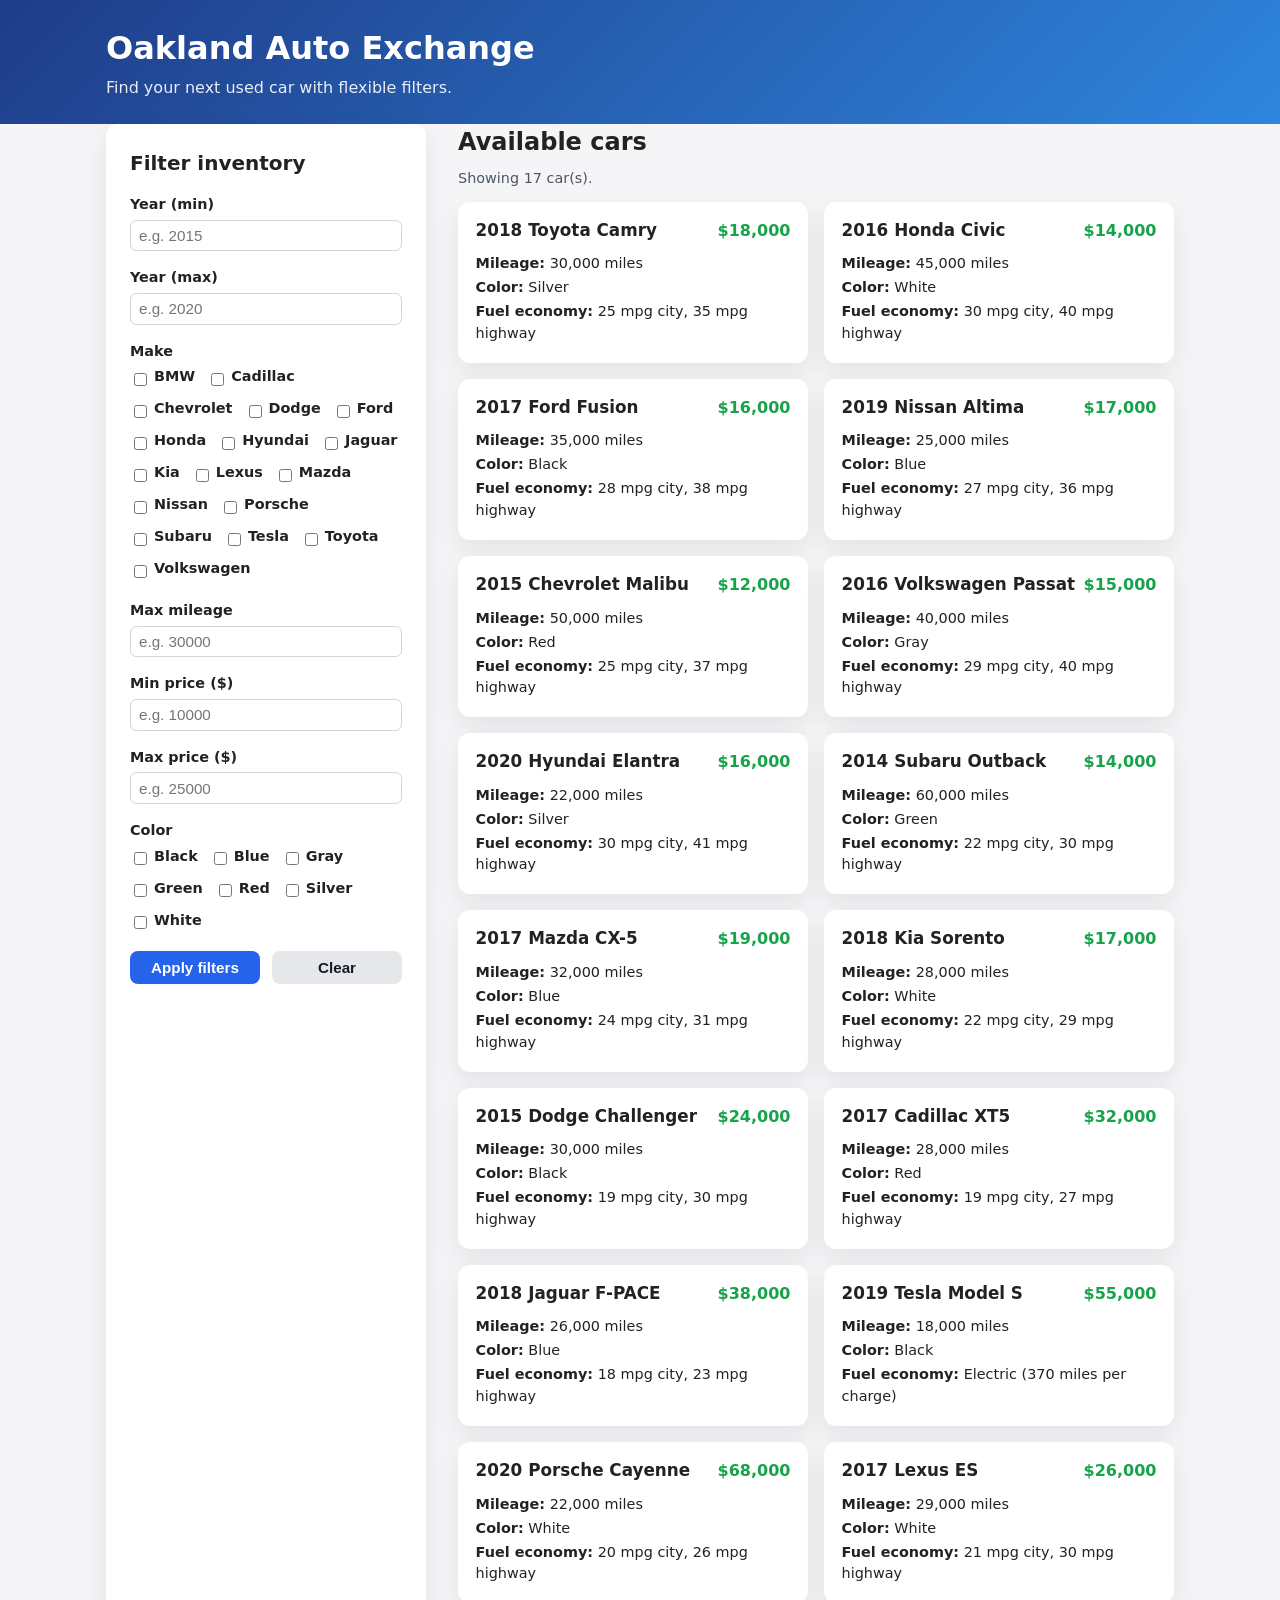
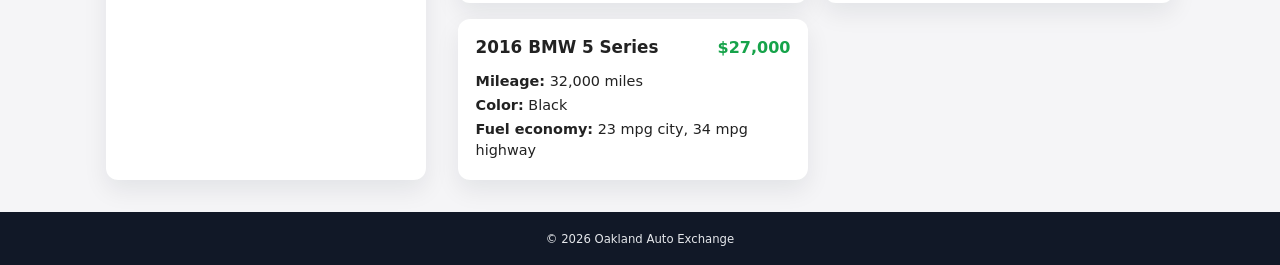
<file: JeremyPutnam_hw5TH_csi3150_w2026/Index.html>
<!DOCTYPE html>
<html lang="en">
<head>
    <meta charset="UTF-8" />
    <title>Used Car Inventory</title>
    <meta name="viewport" content="width=device-width, initial-scale=1" />
    <link rel="stylesheet" href="css/main.css" />
</head>
<body>
    <header class="site-header">
        <div class="container">
            <h1>Oakland Auto Exchange</h1>
            <p>Find your next used car with flexible filters.</p>
        </div>
    </header>

    <main class="container">
        <section class="filters" aria-label="Car filters">
            <h2>Filter inventory</h2>
            <form id="filter-form">
                <div class="filter-group">
                    <label for="min-year">Year (min)</label>
                    <input type="number" id="min-year" name="minYear" placeholder="e.g. 2015" />
                </div>

                <div class="filter-group">
                    <label for="max-year">Year (max)</label>
                    <input type="number" id="max-year" name="maxYear" placeholder="e.g. 2020" />
                </div>

                <div class="filter-group">
                    <span class="filter-label">Make</span>
                    <div class="checkbox-group" id="make-options">
                        <!-- Filled dynamically -->
                    </div>
                </div>

                <div class="filter-group">
                    <label for="max-mileage">Max mileage</label>
                    <input type="number" id="max-mileage" name="maxMileage" placeholder="e.g. 30000" />
                </div>

                <div class="filter-group">
                    <label for="min-price">Min price ($)</label>
                    <input type="number" id="min-price" name="minPrice" placeholder="e.g. 10000" />
                </div>

                <div class="filter-group">
                    <label for="max-price">Max price ($)</label>
                    <input type="number" id="max-price" name="maxPrice" placeholder="e.g. 25000" />
                </div>

                <div class="filter-group">
                    <span class="filter-label">Color</span>
                    <div class="checkbox-group" id="color-options">
                        <!-- Filled dynamically -->
                    </div>
                </div>

                <div class="filter-actions">
                    <button type="submit">Apply filters</button>
                    <button type="button" id="clear-filters">Clear</button>
                </div>
            </form>
        </section>

        <section class="inventory" aria-label="Car listings">
            <h2>Available cars</h2>
            <p id="results-message" class="results-message" aria-live="polite"></p>
            <div id="car-list" class="card-grid">
                <!-- Cards injected here -->
            </div>
        </section>
    </main>

    <footer class="site-footer">
        <div class="container">
            <small>&copy; 2026 Oakland Auto Exchange</small>
        </div>
    </footer>

    <script src="js/usedCars-TH-1.js"></script>
    <script src="js/main.js"></script>
</body>
</html>
</file>
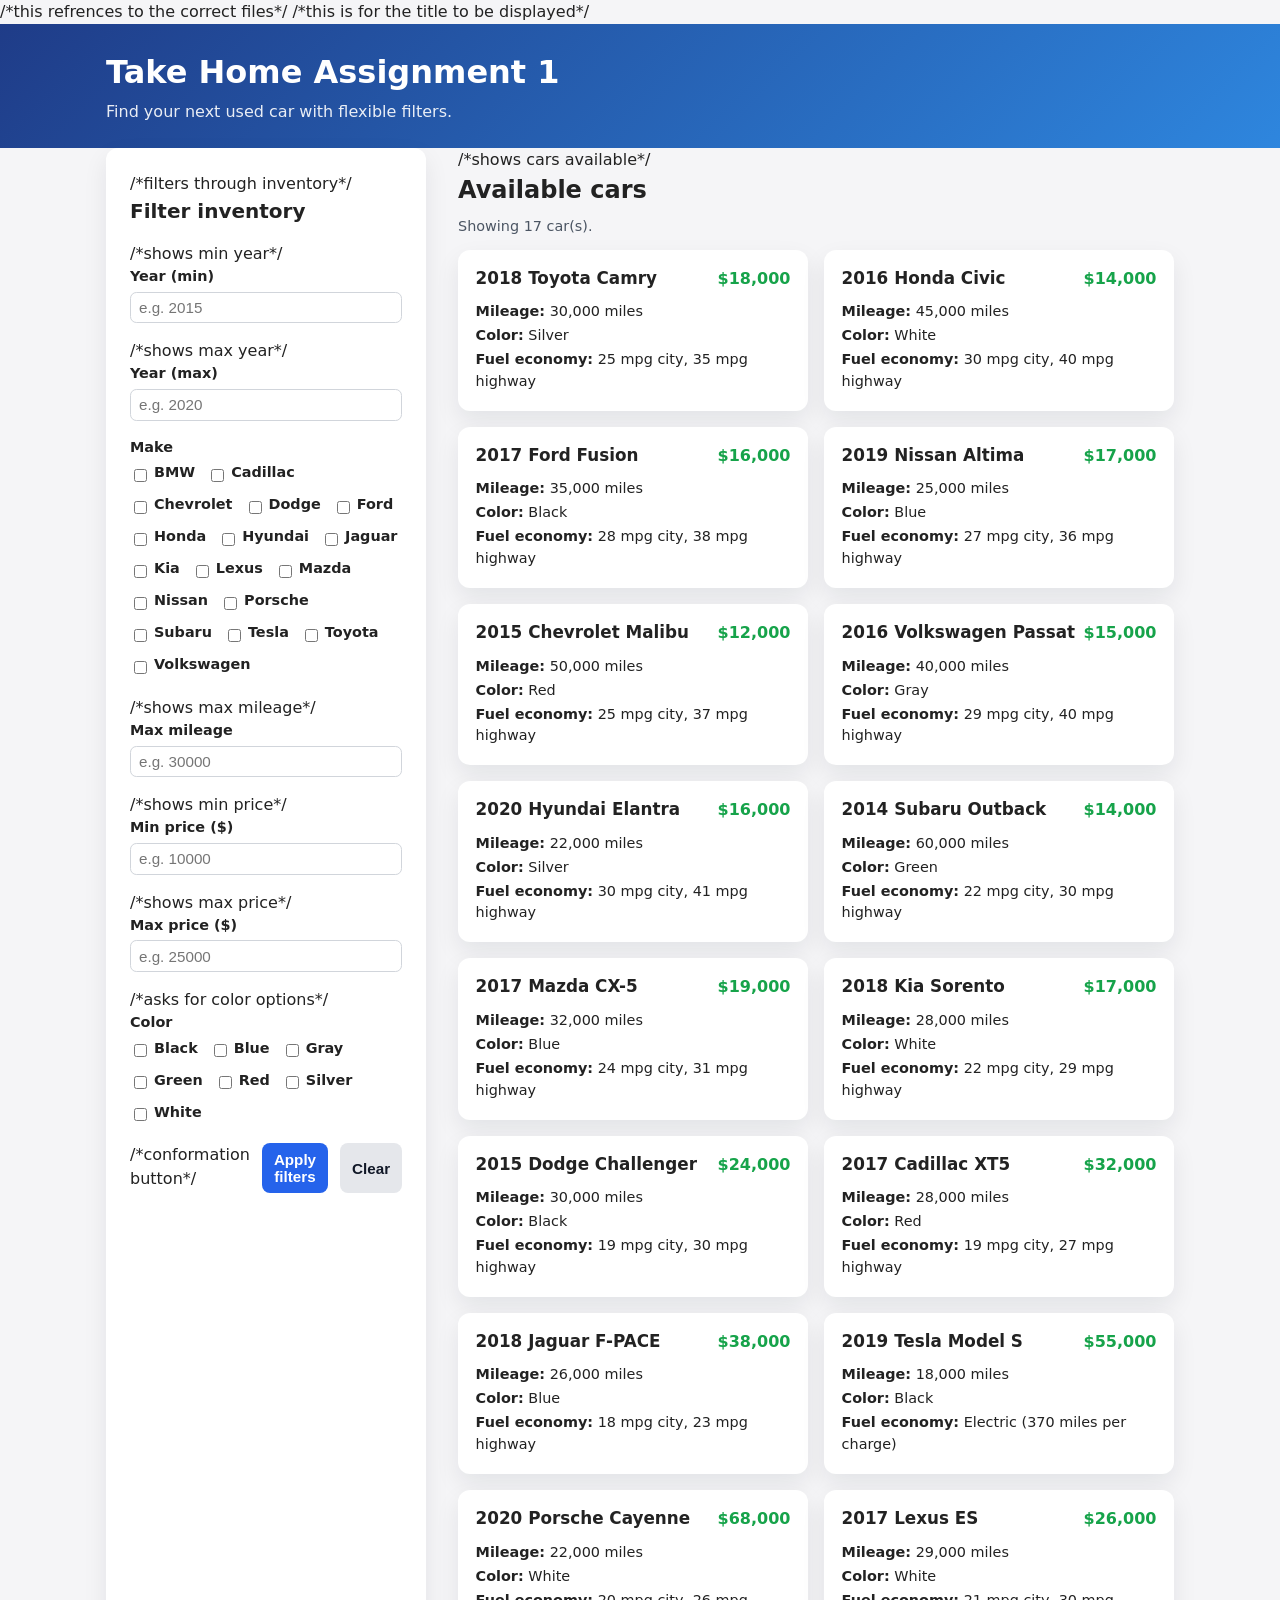
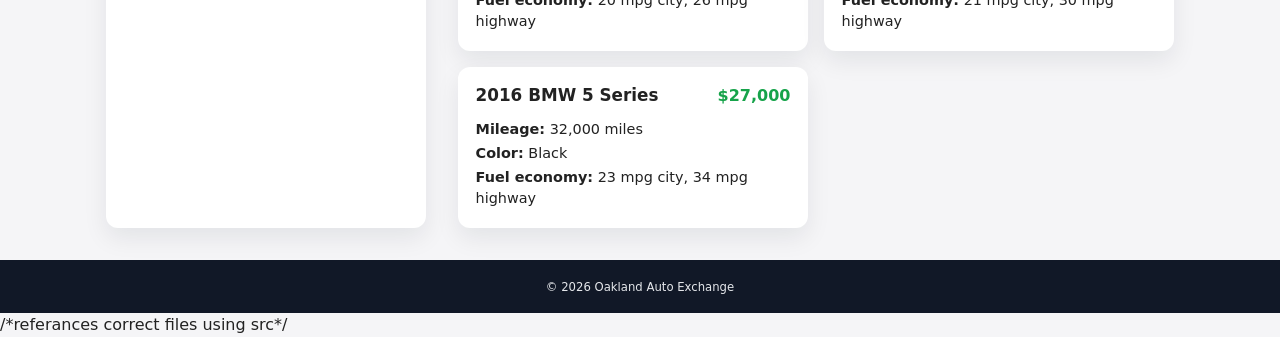
<file: JeremyPutnam_hw5TH_csi3150_w2026/index.html>
<!DOCTYPE html>
<html lang="en">
<head>   
    <meta charset="UTF-8" /> 
    <title>Used Car Inventory</title>
    <meta name="viewport" content="width=device-width, initial-scale=1" />
    /*this refrences to the correct files*/
    <link rel="stylesheet" href="css/main.css">
</head>
<body>
    /*this is for the title to be displayed*/
    <header class="site-header">
        <div class="container">
            <h1>Take Home Assignment 1</h1>
            <p>Find your next used car with flexible filters.</p>
        </div>
    </header>

    <main class="container">
        <section class="filters" aria-label="Car filters">
            /*filters through inventory*/
            <h2>Filter inventory</h2>
            <form id="filter-form">
                <div class="filter-group">
                    /*shows min year*/
                    <label for="min-year">Year (min)</label>
                    <input type="number" id="min-year" name="minYear" placeholder="e.g. 2015" />
                </div>

                <div class="filter-group">
                    /*shows max year*/
                    <label for="max-year">Year (max)</label>
                    <input type="number" id="max-year" name="maxYear" placeholder="e.g. 2020" />
                </div>

                <div class="filter-group">
                    <span class="filter-label">Make</span>
                    <div class="checkbox-group" id="make-options">
                        <!-- Filled dynamically -->
                    </div>
                </div>

                <div class="filter-group">
                    /*shows max mileage*/
                    <label for="max-mileage">Max mileage</label>
                    <input type="number" id="max-mileage" name="maxMileage" placeholder="e.g. 30000" />
                </div>

                <div class="filter-group">
                    /*shows min price*/
                    <label for="min-price">Min price ($)</label>
                    <input type="number" id="min-price" name="minPrice" placeholder="e.g. 10000" />
                </div>

                <div class="filter-group">
                    /*shows max price*/
                    <label for="max-price">Max price ($)</label>
                    <input type="number" id="max-price" name="maxPrice" placeholder="e.g. 25000" />
                </div>

                <div class="filter-group">
                    /*asks for color options*/
                    <span class="filter-label">Color</span>
                    <div class="checkbox-group" id="color-options">
                        <!-- Filled dynamically -->
                    </div>
                </div>

                <div class="filter-actions">
                    /*conformation button*/
                    <button type="submit">Apply filters</button>
                    <button type="button" id="clear-filters">Clear</button>
                </div>
            </form>
        </section>

        <section class="inventory" aria-label="Car listings">
            /*shows cars available*/
            <h2>Available cars</h2>
            <p id="results-message" class="results-message" aria-live="polite"></p>
            <div id="car-list" class="card-grid">
                <!-- Cards injected here -->
            </div>
        </section>
    </main>
    
    <footer class="site-footer">
        <div class="container">
            <small>&copy; 2026 Oakland Auto Exchange</small>
        </div>
    </footer>
   /*referances correct files using src*/
   <script src="js/usedCars-TH-1.js"></script>
   <script src="js/main.js"></script>
</body>
</html>
</file>
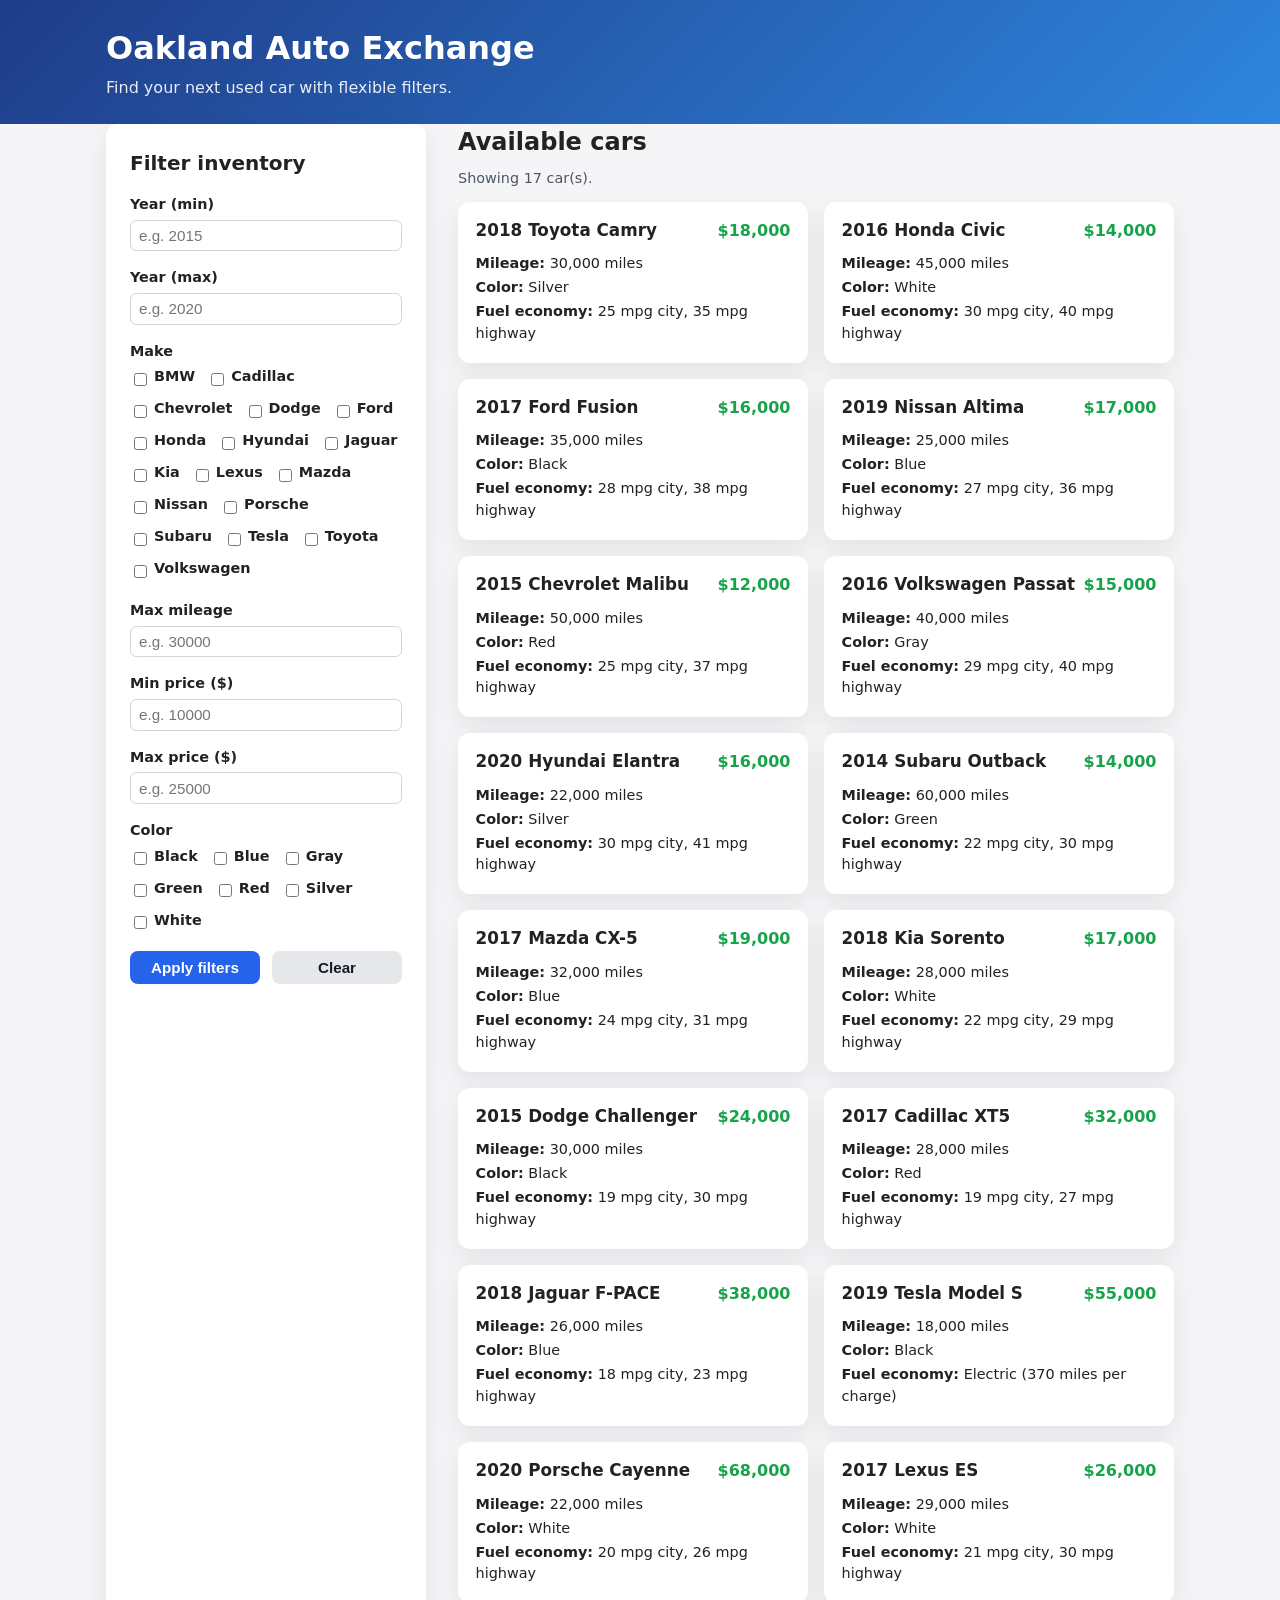
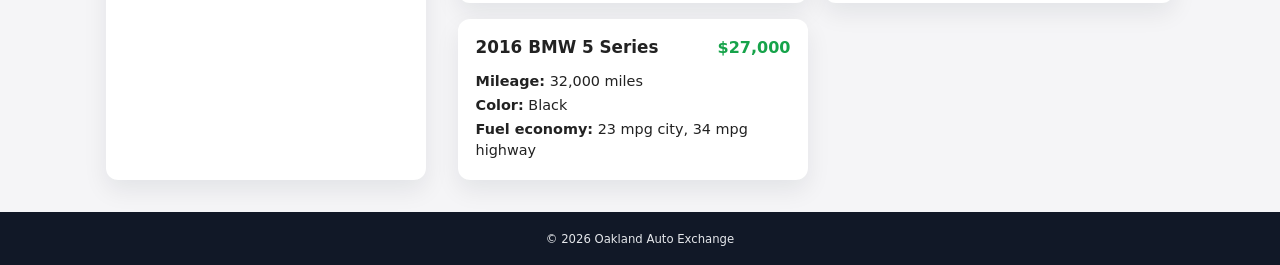
<file: JeremyPutnam_hw5TH_csi3150_w2026/ProjectIndex.html>
<!DOCTYPE html>
<html lang="en">
<head>
    <meta charset="UTF-8" />
    <title>Used Car Inventory</title>
    <meta name="viewport" content="width=device-width, initial-scale=1" />
    <link rel="stylesheet" href="css/main.css" />
</head>
<body>
    <header class="site-header">
        <div class="container">
            <h1>Oakland Auto Exchange</h1>
            <p>Find your next used car with flexible filters.</p>
        </div>
    </header>

    <main class="container">
        <section class="filters" aria-label="Car filters">
            <h2>Filter inventory</h2>
            <form id="filter-form">
                <div class="filter-group">
                    <label for="min-year">Year (min)</label>
                    <input type="number" id="min-year" name="minYear" placeholder="e.g. 2015" />
                </div>

                <div class="filter-group">
                    <label for="max-year">Year (max)</label>
                    <input type="number" id="max-year" name="maxYear" placeholder="e.g. 2020" />
                </div>

                <div class="filter-group">
                    <span class="filter-label">Make</span>
                    <div class="checkbox-group" id="make-options">
                        <!-- Filled dynamically -->
                    </div>
                </div>

                <div class="filter-group">
                    <label for="max-mileage">Max mileage</label>
                    <input type="number" id="max-mileage" name="maxMileage" placeholder="e.g. 30000" />
                </div>

                <div class="filter-group">
                    <label for="min-price">Min price ($)</label>
                    <input type="number" id="min-price" name="minPrice" placeholder="e.g. 10000" />
                </div>

                <div class="filter-group">
                    <label for="max-price">Max price ($)</label>
                    <input type="number" id="max-price" name="maxPrice" placeholder="e.g. 25000" />
                </div>

                <div class="filter-group">
                    <span class="filter-label">Color</span>
                    <div class="checkbox-group" id="color-options">
                        <!-- Filled dynamically -->
                    </div>
                </div>

                <div class="filter-actions">
                    <button type="submit">Apply filters</button>
                    <button type="button" id="clear-filters">Clear</button>
                </div>
            </form>
        </section>

        <section class="inventory" aria-label="Car listings">
            <h2>Available cars</h2>
            <p id="results-message" class="results-message" aria-live="polite"></p>
            <div id="car-list" class="card-grid">
                <!-- Cards injected here -->
            </div>
        </section>
    </main>

    <footer class="site-footer">
        <div class="container">
            <small>&copy; 2026 Oakland Auto Exchange</small>
        </div>
    </footer>

    <script src="js/usedCars-TH-1.js"></script>
    <script src="js/main.js"></script>
</body>
</html>
</file>
<file: JeremyPutnam_hw5TH_csi3150_w2026/css/main.css>
*,
*::before,
*::after {
    box-sizing: border-box;  
}
/*formats the font and ui*/
body {
    margin: 0;
    font-family: system-ui, -apple-system, BlinkMacSystemFont, "Segoe UI", sans-serif;
    background-color: #f5f5f7;
    color: #222;
    line-height: 1.5;
}

/*is for the width*/
.container {
    width: min(1100px, 100%);
    margin: 0 auto;
    padding: 0 1rem;
}

/*gives a color*/
.site-header {
    background: linear-gradient(135deg, #1f3c88, #2e86de);
    color: #fff;
    padding: 1.5rem 0;
}

    .site-header h1 {
        margin: 0 0 0.25rem;
    }

    .site-header p {
        margin: 0;
        opacity: 0.9;
    }

.site-footer {
    margin-top: 2rem;
    padding: 1rem 0;
    background-color: #111827;
    color: #e5e7eb;
    text-align: center;
    font-size: 0.875rem;
}

/*used for dimentions*/
main {
    display: grid;
    grid-template-columns: minmax(0, 320px) minmax(0, 1fr);
    gap: 2rem;
    padding: 2rem 0;
}

@media (max-width: 800px) {
    main {
        grid-template-columns: 1fr;
    }
}

/* Filters */

/*background color for filters*/
.filters {
    background-color: #ffffff;
    border-radius: 0.75rem;
    padding: 1.5rem;
    box-shadow: 0 10px 25px rgba(15, 23, 42, 0.08);
}

    .filters h2 {
        margin-top: 0;
        margin-bottom: 1rem;
        font-size: 1.25rem;
    }

.filter-group {
    margin-bottom: 1rem;
}

    .filter-group label,
    .filter-label {
        display: block;
        font-weight: 600;
        margin-bottom: 0.25rem;
        font-size: 0.9rem;
    }
   /*makes only numbers filtered*/
    .filter-group input[type="number"] {
        width: 100%;
        padding: 0.4rem 0.5rem;
        border-radius: 0.4rem;
        border: 1px solid #d1d5db;
        font-size: 0.95rem;
    }

        .filter-group input[type="number"]:focus {
            outline: 2px solid #2563eb;
            outline-offset: 1px;
            border-color: #2563eb;
        }

/*check boxes*/
.checkbox-group {
    display: flex;
    flex-wrap: wrap;
    gap: 0.4rem 0.75rem;
}

.checkbox-item {
    display: flex;
    align-items: center;
    gap: 0.25rem;
    font-size: 0.9rem;
}

.filter-actions {
    display: flex;
    gap: 0.75rem;
    margin-top: 1rem;
}
  /*filters the actions of user*/
    .filter-actions button {
        flex: 1;
        padding: 0.5rem 0.75rem;
        border-radius: 0.5rem;
        border: none;
        font-weight: 600;
        cursor: pointer;
        font-size: 0.95rem;
    }

        .filter-actions button[type="submit"] {
            background-color: #2563eb;
            color: #fff;
        }

            .filter-actions button[type="submit"]:hover {
                background-color: #1d4ed8;
            }

#clear-filters {
    background-color: #e5e7eb;
    color: #111827;
}

    #clear-filters:hover {
        background-color: #d1d5db;
    }

/* Inventory */

.inventory h2 {
    margin-top: 0;
    margin-bottom: 0.5rem;
}

.results-message {
    margin: 0 0 0.75rem;
    font-size: 0.9rem;
    color: #4b5563;
}

.card-grid {
    display: grid;
    grid-template-columns: repeat(auto-fill, minmax(260px, 1fr));
    gap: 1rem;
}

/* Car card */

.car-card {
    background-color: #ffffff;
    border-radius: 0.75rem;
    padding: 1rem 1.1rem;
    box-shadow: 0 10px 25px rgba(15, 23, 42, 0.08);
    display: flex;
    flex-direction: column;
    justify-content: space-between;
}

.car-card__header {
    display: flex;
    justify-content: space-between;
    align-items: baseline;
    gap: 0.5rem;
    margin-bottom: 0.5rem;
}

    .car-card__header h3 {
        margin: 0;
        font-size: 1.05rem;
    }

.car-card__price {
    margin: 0;
    font-weight: 700;
    color: #16a34a;
}

.car-card__body p {
    margin: 0.15rem 0;
    font-size: 0.9rem;
}
</file>
